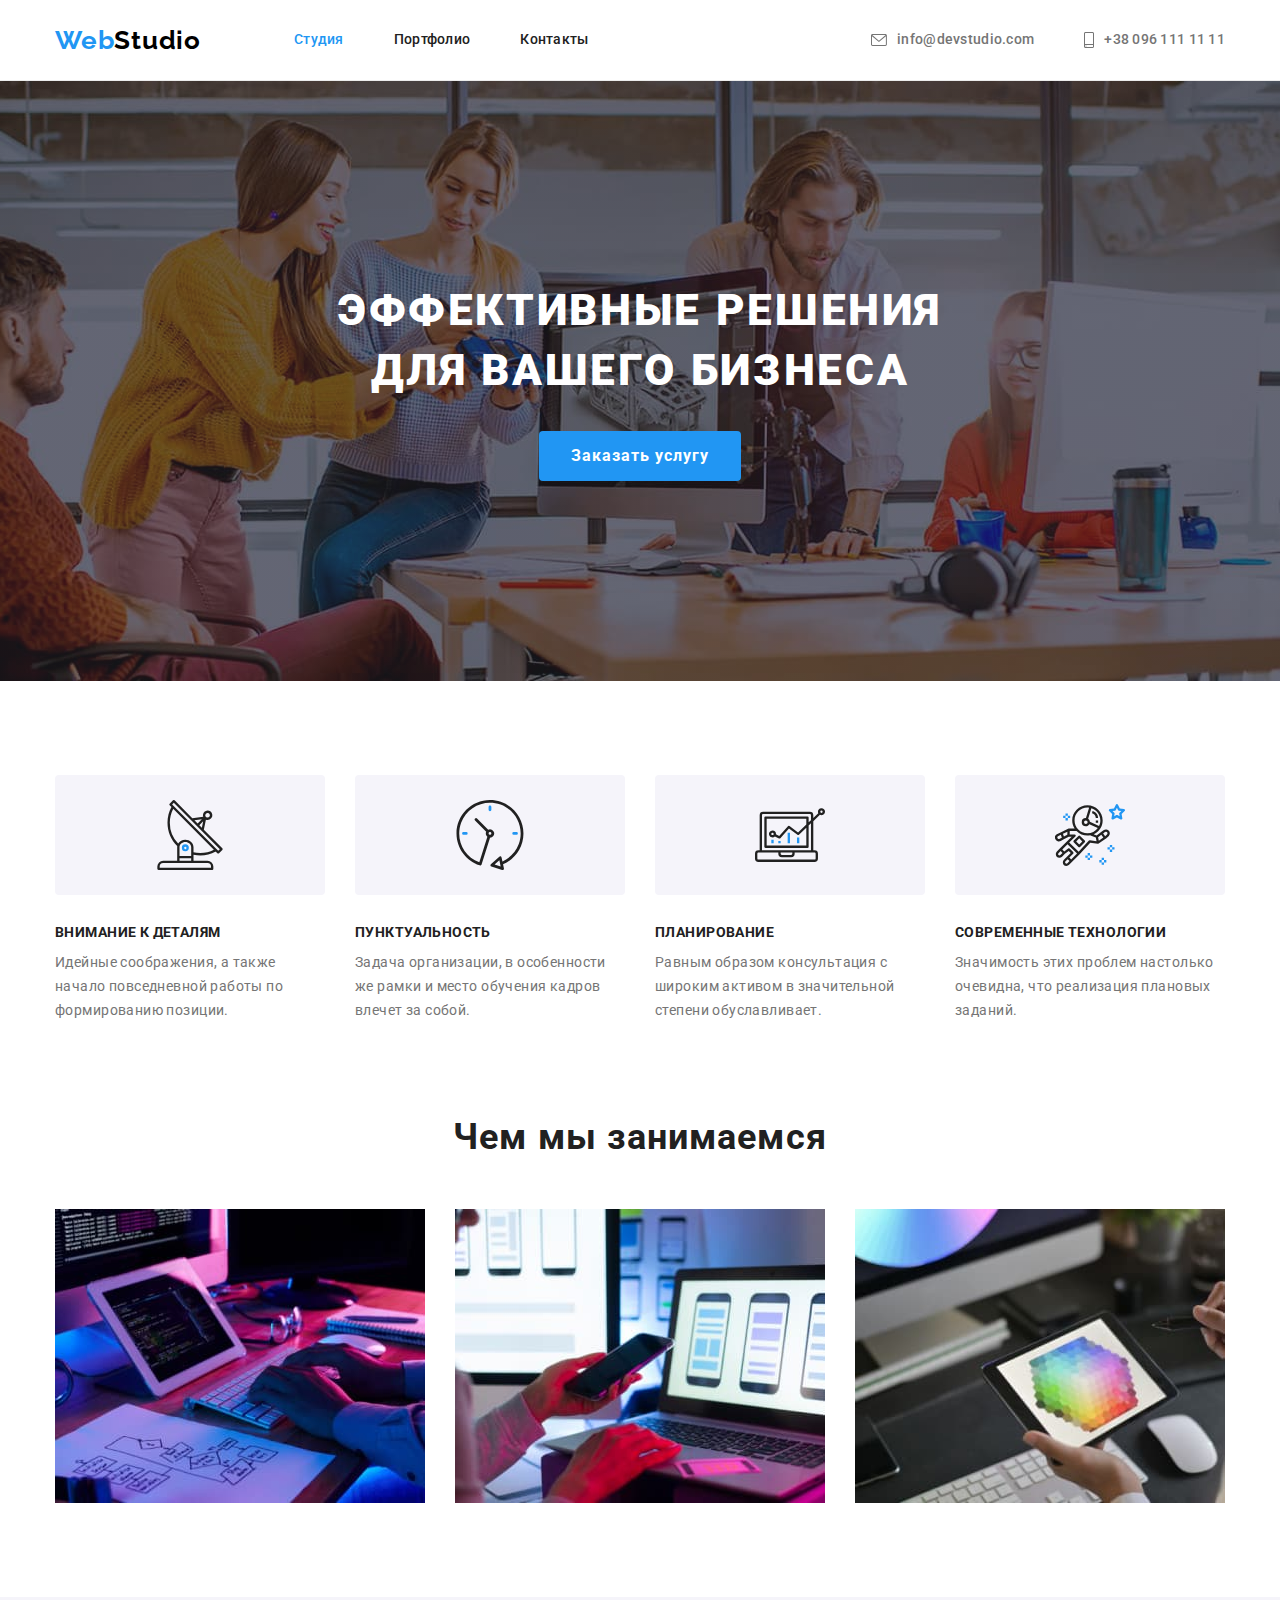
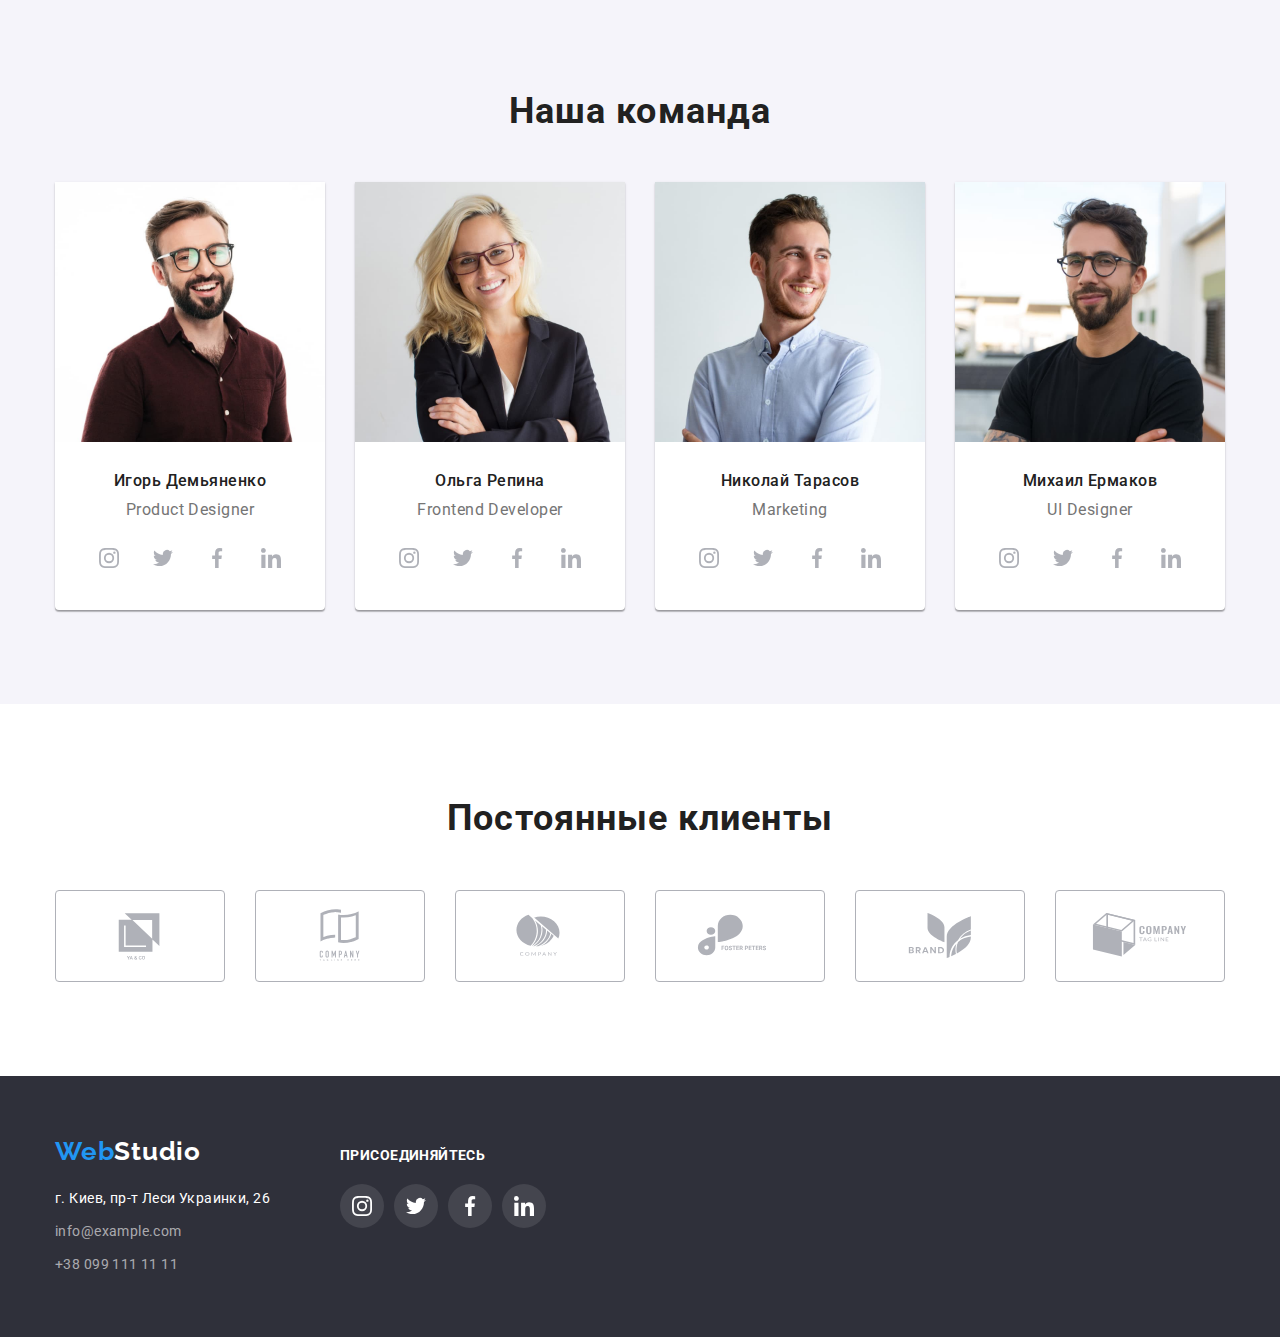
<file: index.html>
<!DOCTYPE html>
<html lang="ru">
  <head>
    <meta charset="UTF-8" />
    <meta http-equiv="X-UA-Compatible" content="IE=edge" />
    <meta name="viewport" content="width=device-width, initial-scale=1.0" />
    <title>WebStudio-Студия</title>
    <link rel="preconnect" href="https://fonts.googleapis.com" />
    <link rel="preconnect" href="https://fonts.gstatic.com" crossorigin />
    <link
      href="https://fonts.googleapis.com/css2?family=Raleway:wght@700&family=Roboto:wght@400;500;700;900&display=swap"
      rel="stylesheet"
    />
    <link
      rel="stylesheet"
      href="https://cdnjs.cloudflare.com/ajax/libs/modern-normalize/1.1.0/modern-normalize.min.css"
      integrity="sha512-wpPYUAdjBVSE4KJnH1VR1HeZfpl1ub8YT/NKx4PuQ5NmX2tKuGu6U/JRp5y+Y8XG2tV+wKQpNHVUX03MfMFn9Q=="
      crossorigin="anonymous"
      referrerpolicy="no-referrer"
    />
    <link rel="stylesheet" href="./css/styles.css" />
  </head>
  <body>
    <!-- Шапка -->
    <header class="header-bgc">
      <div class="container main-header">
        <a href="./index.html" class="logo-header link"><span class="pre-logo">Web</span>Studio</a>
        <nav class="main-nav">
          <ul class="site-nav list">
            <li class="item"><a href="./index.html" class="link current">Студия</a></li>
            <li class="item"><a href="./portfolio.html" class="link">Портфолио</a></li>
            <li class="item"><a href="" class="link">Контакты</a></li>
          </ul>
        </nav>
        <ul class="auth-nav list">
          <li class="item">
            <a href="mailto:info@devstudio.com" class="link"
              ><svg class="icon-mail" width="16" height="12">
                <use href="./images/icons.svg#icon-mail"></use></svg
              >info@devstudio.com</a
            >
          </li>
          <li class="item">
            <a href="tel:+380961111111" class="link"
              ><svg class="icon-mail" width="10" height="16">
                <use href="./images/icons.svg#icon-tel"></use></svg
              >+38 096 111 11 11</a
            >
          </li>
        </ul>
      </div>
    </header>

    <!-- Основной контент -->
    <main>
      <section class="section-hero">
        <div class="overlay">
          <h1 class="hero-title">Эффективные решения для вашего бизнеса</h1>
          <button type="button" class="button" aria-label="Заказать услугу">Заказать услугу</button>
        </div>
      </section>
      <!-- Особенности -->
      <section class="section-features section">
        <div class="container">
          <h2 class="section-title visually-hidden">Особенности</h2>
          <ul class="features-list list">
            <li class="item">
              <div class="item-icon">
                <svg class="icon" width="70" height="70">
                  <use href="./images/icons.svg#icon-antenna"></use>
                </svg>
              </div>
              <h3 class="title">Внимание к деталям</h3>
              <p class="text">
                Идейные соображения, а также начало повседневной работы по формированию позиции.
              </p>
            </li>
            <li class="item">
              <div class="item-icon">
                <svg class="icon" width="70" height="70">
                  <use href="./images/icons.svg#icon-clock"></use>
                </svg>
              </div>
              <h3 class="title">Пунктуальность</h3>
              <p class="text">
                Задача организации, в особенности же рамки и место обучения кадров влечет за собой.
              </p>
            </li>
            <li class="item">
              <div class="item-icon">
                <svg class="icon" width="70" height="70">
                  <use href="./images/icons.svg#icon-diagram"></use>
                </svg>
              </div>
              <h3 class="title">Планирование</h3>
              <p class="text">
                Равным образом консультация с широким активом в значительной степени обуславливает.
              </p>
            </li>
            <li class="item">
              <div class="item-icon">
                <svg class="icon" width="70" height="70">
                  <use href="./images/icons.svg#icon-astronaut"></use>
                </svg>
              </div>
              <h3 class="title">Современные технологии</h3>
              <p class="text">
                Значимость этих проблем настолько очевидна, что реализация плановых заданий.
              </p>
            </li>
          </ul>
        </div>
      </section>
      <!-- Чем мы занимаемся -->
      <section class="section-work section">
        <div class="container">
          <h2 class="section-title">Чем мы занимаемся</h2>
          <ul class="work-list list">
            <li class="item">
              <img
                src="./images/hands_tablet_big.jpg"
                alt="Человек занимающийся версткой сайта"
                width="370"
                height="294"
              />
            </li>
            <li class="item">
              <img
                src="./images/hands_phone.jpg"
                alt="Человек занимающийся разработкой мобильного приложения"
                width="370"
                height="294"
              />
            </li>
            <li class="item">
              <img
                src="./images/hands_tablet_small.jpg"
                alt="Человек занимающийся дизайнерской работой"
                width="370"
                height="294"
              />
            </li>
          </ul>
        </div>
      </section>
      <!-- Наша команда -->
      <section class="section-team section team-bgc">
        <div class="container">
          <h2 class="section-title">Наша команда</h2>
          <ul class="team-list list">
            <li class="card">
              <img
                src="./images/team_Igor.jpg"
                alt="Игорь Демьяненко - Product Designer"
                width="270"
                height="260"
              />
              <div class="card-item">
                <h3 class="title">Игорь Демьяненко</h3>
                <p lang="en" class="job-title">Product Designer</p>
                <ul class="social-list list">
                  <li class="social-item">
                    <a href="" class="social-link link"
                      ><svg class="social-icon" width="20" height="20">
                        <use href="./images/icons.svg#icon-instagram"></use></svg
                    ></a>
                  </li>
                  <li class="social-item">
                    <a href="" class="social-link link"
                      ><svg class="social-icon" width="20" height="20">
                        <use href="./images/icons.svg#icon-twitter"></use></svg
                    ></a>
                  </li>
                  <li class="social-item">
                    <a href="" class="social-link link"
                      ><svg class="social-icon" width="20" height="20">
                        <use href="./images/icons.svg#icon-facebook"></use></svg
                    ></a>
                  </li>
                  <li class="social-item">
                    <a href="" class="social-link link"
                      ><svg class="social-icon" width="20" height="20">
                        <use href="./images/icons.svg#icon-linkedin"></use></svg
                    ></a>
                  </li>
                </ul>
              </div>
            </li>
            <li class="card">
              <img
                src="./images/team_Olya.jpg"
                alt="Ольга Репина - Frontend Developer"
                width="270"
                height="260"
              />
              <div class="card-item">
                <h3 class="title">Ольга Репина</h3>
                <p lang="en" class="job-title">Frontend Developer</p>
                <ul class="social-list list">
                  <li class="social-item">
                    <a href="" class="social-link link"
                      ><svg class="social-icon" width="20" height="20">
                        <use href="./images/icons.svg#icon-instagram"></use></svg
                    ></a>
                  </li>
                  <li class="social-item">
                    <a href="" class="social-link link"
                      ><svg class="social-icon" width="20" height="20">
                        <use href="./images/icons.svg#icon-twitter"></use></svg
                    ></a>
                  </li>
                  <li class="social-item">
                    <a href="" class="social-link link"
                      ><svg class="social-icon" width="20" height="20">
                        <use href="./images/icons.svg#icon-facebook"></use></svg
                    ></a>
                  </li>
                  <li class="social-item">
                    <a href="" class="social-link link"
                      ><svg class="social-icon" width="20" height="20">
                        <use href="./images/icons.svg#icon-linkedin"></use></svg
                    ></a>
                  </li>
                </ul>
              </div>
            </li>
            <li class="card">
              <img
                src="./images/team_Nikolaj.jpg"
                alt="Николай Тарасов - Marketing"
                width="270"
                height="260"
              />
              <div class="card-item">
                <h3 class="title">Николай Тарасов</h3>
                <p lang="en" class="job-title">Marketing</p>
                <ul class="social-list list">
                  <li class="social-item">
                    <a href="" class="social-link link"
                      ><svg class="social-icon" width="20" height="20">
                        <use href="./images/icons.svg#icon-instagram"></use></svg
                    ></a>
                  </li>
                  <li class="social-item">
                    <a href="" class="social-link link"
                      ><svg class="social-icon" width="20" height="20">
                        <use href="./images/icons.svg#icon-twitter"></use></svg
                    ></a>
                  </li>
                  <li class="social-item">
                    <a href="" class="social-link link"
                      ><svg class="social-icon" width="20" height="20">
                        <use href="./images/icons.svg#icon-facebook"></use></svg
                    ></a>
                  </li>
                  <li class="social-item">
                    <a href="" class="social-link link"
                      ><svg class="social-icon" width="20" height="20">
                        <use href="./images/icons.svg#icon-linkedin"></use></svg
                    ></a>
                  </li>
                </ul>
              </div>
            </li>
            <li class="card">
              <img
                src="./images/team_Michael.jpg"
                alt="Михаил Ермаков - UI Designer"
                width="270"
                height="260"
              />
              <div class="card-item">
                <h3 class="title">Михаил Ермаков</h3>
                <p lang="en" class="job-title">UI Designer</p>
                <ul class="social-list list">
                  <li class="social-item">
                    <a href="" class="social-link link"
                      ><svg class="social-icon" width="20" height="20">
                        <use href="./images/icons.svg#icon-instagram"></use></svg
                    ></a>
                  </li>
                  <li class="social-item">
                    <a href="" class="social-link link"
                      ><svg class="social-icon" width="20" height="20">
                        <use href="./images/icons.svg#icon-twitter"></use></svg
                    ></a>
                  </li>
                  <li class="social-item">
                    <a href="" class="social-link link"
                      ><svg class="social-icon" width="20" height="20">
                        <use href="./images/icons.svg#icon-facebook"></use></svg
                    ></a>
                  </li>
                  <li class="social-item">
                    <a href="" class="social-link link"
                      ><svg class="social-icon" width="20" height="20">
                        <use href="./images/icons.svg#icon-linkedin"></use></svg
                    ></a>
                  </li>
                </ul>
              </div>
            </li>
          </ul>
        </div>
      </section>

      <!-- Постоянные клиенты -->
      <section class="section-clients">
        <div class="container">
          <h2 class="section-title">Постоянные клиенты</h2>
          <ul class="clients-list list">
            <li class="item">
              <a href="" class="client-link">
                <svg class="client-icon" width="106" height="60">
                  <use href="./images/icons.svg#icon-client1"></use>
                </svg>
              </a>
            </li>
            <li class="item">
              <a href="" class="client-link link">
                <svg class="client-icon" width="106" height="60">
                  <use href="./images/icons.svg#icon-client2"></use>
                </svg>
              </a>
            </li>
            <li class="item">
              <a href="" class="client-link link">
                <svg class="client-icon" width="106" height="60">
                  <use href="./images/icons.svg#icon-client3"></use>
                </svg>
              </a>
            </li>
            <li class="item">
              <a href="" class="client-link link">
                <svg class="client-icon" width="106" height="60">
                  <use href="./images/icons.svg#icon-client4"></use>
                </svg>
              </a>
            </li>
            <li class="item">
              <a href="" class="client-link link">
                <svg class="client-icon" width="106" height="60">
                  <use href="./images/icons.svg#icon-client5"></use>
                </svg>
              </a>
            </li>
            <li class="item">
              <a href="" class="client-link link">
                <svg class="client-icon" width="106" height="60">
                  <use href="./images/icons.svg#icon-client6"></use>
                </svg>
              </a>
            </li>
          </ul>
        </div>
      </section>
    </main>
    <!-- Подвал -->
    <footer class="footer-bgc">
      <div class="container">
        <div class="main-footer">
          <a href="./index.html" class="logo-footer link"
            ><span class="pre-logo">Web</span>Studio</a
          >
          <address>
            <ul class="address-list list">
              <li class="item">
                <a href="" class="work-address link">г. Киев, пр-т Леси Украинки, 26</a>
              </li>
              <li class="item">
                <a href="mailto:info@example.com" class="contacts link">info@example.com</a>
              </li>
              <li class="item">
                <a href="tel:+380991111111" class="contacts link">+38 099 111 11 11</a>
              </li>
            </ul>
          </address>
        </div>
        <div class="join">
          <p class="social-title">присоединяйтесь</p>
          <div class="social-links-join">
            <ul class="social-list list">
              <li class="social-item-join">
                <a href="" class="social-link-join link"
                  ><svg class="social-icon-join" width="20" height="20">
                    <use href="./images/icons.svg#icon-instagram"></use></svg
                ></a>
              </li>
              <li class="social-item-join">
                <a href="" class="social-link-join link"
                  ><svg class="social-icon-join" width="20" height="20">
                    <use href="./images/icons.svg#icon-twitter"></use></svg
                ></a>
              </li>
              <li class="social-item-join">
                <a href="" class="social-link-join link"
                  ><svg class="social-icon-join" width="20" height="20">
                    <use href="./images/icons.svg#icon-facebook"></use></svg
                ></a>
              </li>
              <li class="social-item-join">
                <a href="" class="social-link-join link"
                  ><svg class="social-icon-join" width="20" height="20">
                    <use href="./images/icons.svg#icon-linkedin"></use></svg
                ></a>
              </li>
            </ul>
          </div>
        </div>
      </div>
    </footer>
  </body>
</html>
</file>
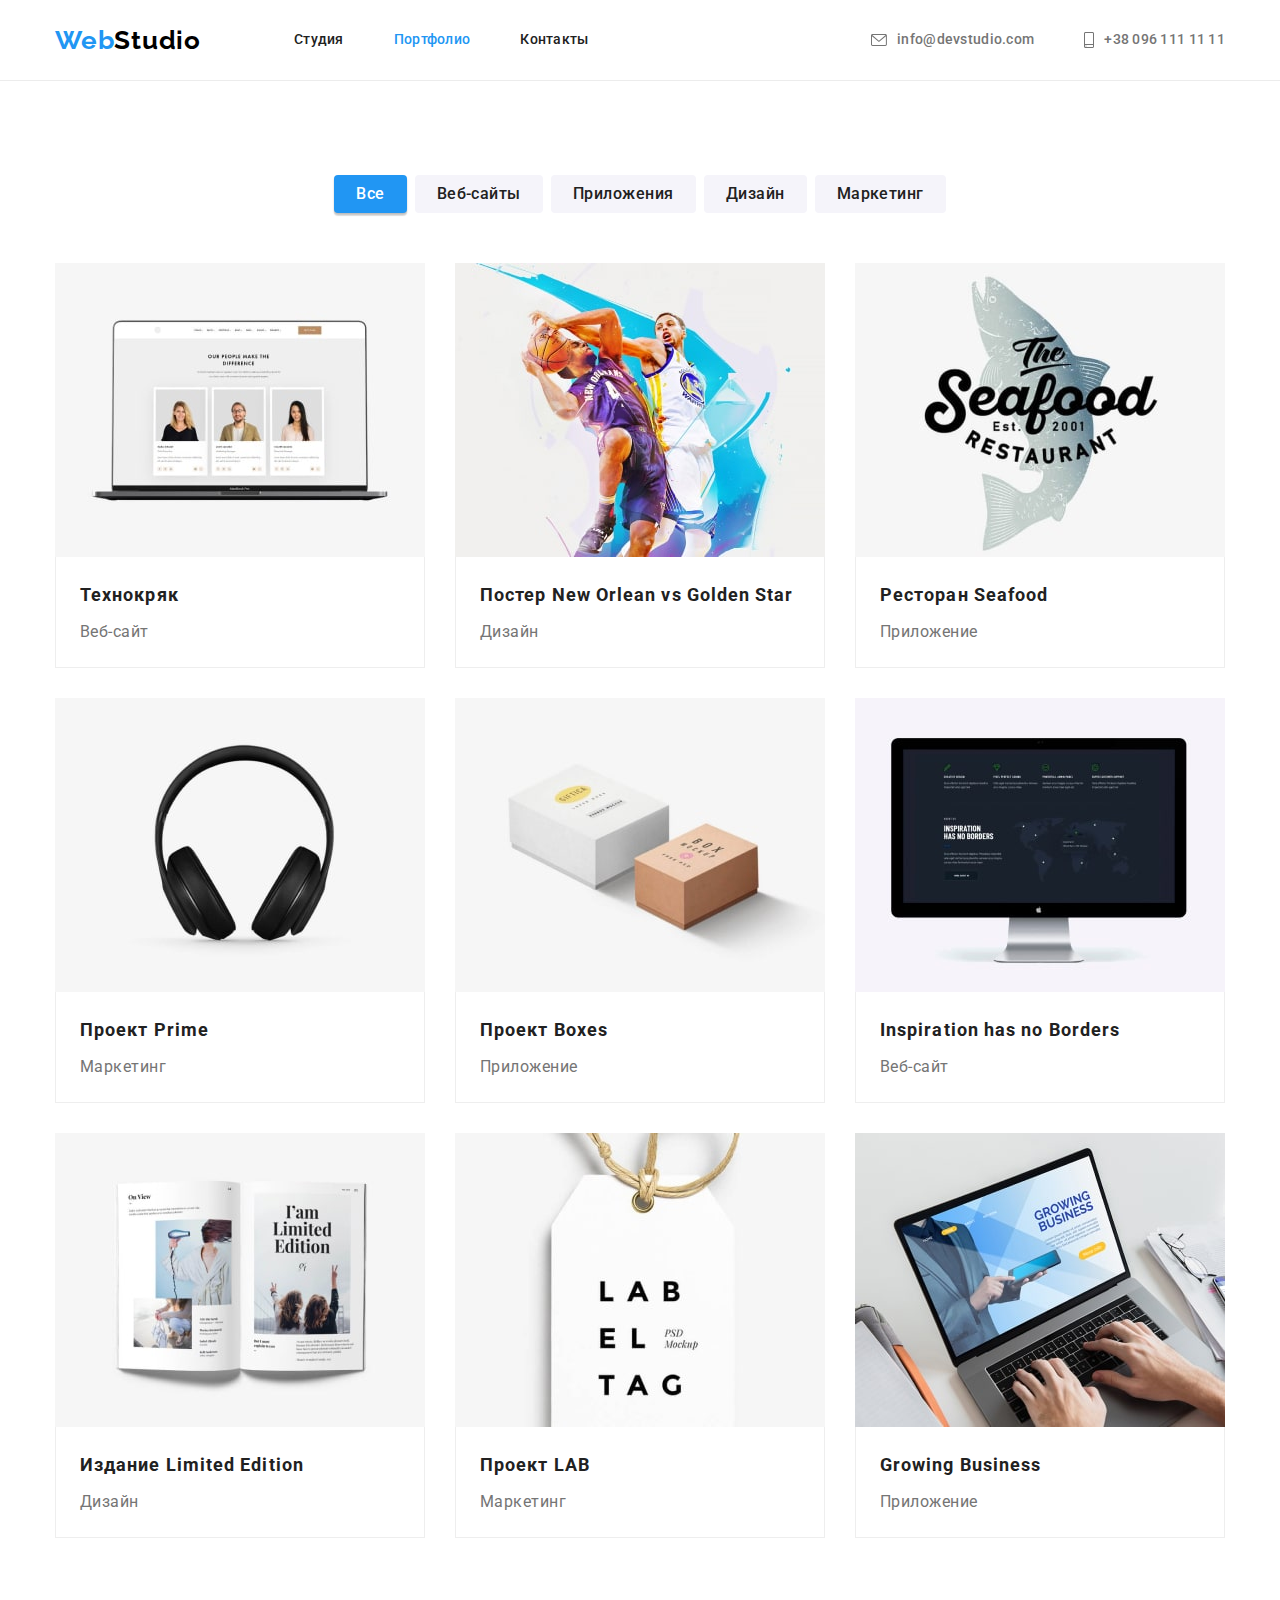
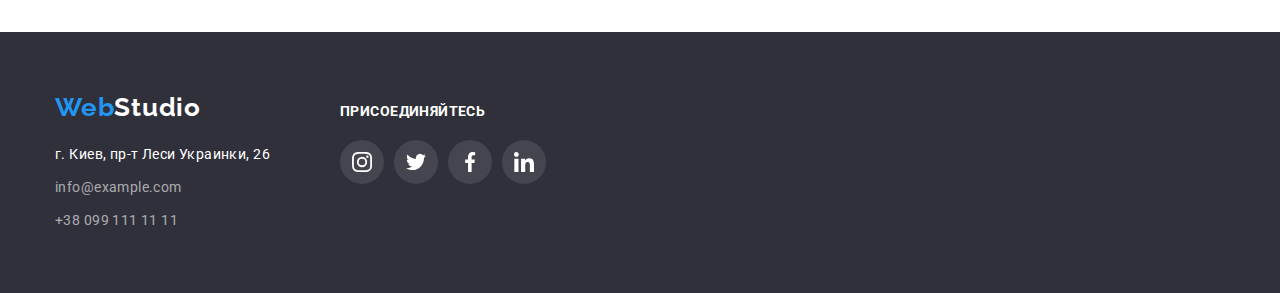
<file: portfolio.html>
<!DOCTYPE html>
<html lang="ru">
  <head>
    <meta charset="UTF-8" />
    <meta http-equiv="X-UA-Compatible" content="IE=edge" />
    <meta name="viewport" content="width=device-width, initial-scale=1.0" />
    <title>WebStudio-Портфолио</title>
    <link rel="preconnect" href="https://fonts.googleapis.com" />
    <link rel="preconnect" href="https://fonts.gstatic.com" crossorigin />
    <link
      href="https://fonts.googleapis.com/css2?family=Raleway:wght@700&family=Roboto:wght@400;500;700;900&display=swap"
      rel="stylesheet"
    />
    <link
      rel="stylesheet"
      href="https://cdnjs.cloudflare.com/ajax/libs/modern-normalize/1.1.0/modern-normalize.min.css"
      integrity="sha512-wpPYUAdjBVSE4KJnH1VR1HeZfpl1ub8YT/NKx4PuQ5NmX2tKuGu6U/JRp5y+Y8XG2tV+wKQpNHVUX03MfMFn9Q=="
      crossorigin="anonymous"
      referrerpolicy="no-referrer"
    />
    <link rel="stylesheet" href="./css/styles.css" />
  </head>
  <body>
    <!-- Шапка -->
    <header class="header-bgc">
      <div class="container main-header">
        <a href="./index.html" class="logo-header link"><span class="pre-logo">Web</span>Studio</a>
        <nav class="main-nav">
          <ul class="site-nav list">
            <li class="item"><a href="./index.html" class="link">Студия</a></li>
            <li class="item"><a href="./portfolio.html" class="link current">Портфолио</a></li>
            <li class="item"><a href="" class="link">Контакты</a></li>
          </ul>
        </nav>
        <ul class="auth-nav list">
          <li class="item">
            <a href="mailto:info@devstudio.com" class="link"
              ><svg class="icon-mail" width="16" height="12">
                <use href="./images/icons.svg#icon-mail"></use></svg
              >info@devstudio.com</a
            >
          </li>
          <li class="item">
            <a href="tel:+380961111111" class="link"
              ><svg class="icon-mail" width="10" height="16">
                <use href="./images/icons.svg#icon-tel"></use></svg
              >+38 096 111 11 11</a
            >
          </li>
        </ul>
      </div>
    </header>
    <!-- Наши работы -->
    <main>
      <section class="projects">
        <div class="container">
          <h1 class="projects-title visually-hidden">Наши работы</h1>
          <ul class="projects-filter list">
            <li class="item">
              <button type="button" class="button-filter current-button">Все</button>
            </li>
            <li class="item"><button type="button" class="button-filter">Веб-сайты</button></li>
            <li class="item"><button type="button" class="button-filter">Приложения</button></li>
            <li class="item"><button type="button" class="button-filter">Дизайн</button></li>
            <li class="item"><button type="button" class="button-filter">Маркетинг</button></li>
          </ul>
          <ul class="projects-list list">
            <li class="card">
              <div class="card-box">
                <a href="" class="link">
                  <img
                    src="./images/project1.jpg"
                    alt="Разработка веб-сайтов"
                    width="370"
                    height="294"
                  />
                  <div class="projects-item">
                    <h2 class="title">Технокряк</h2>
                    <p class="item">Веб-сайт</p>
                  </div>
                </a>
              </div>
            </li>
            <li class="card">
              <div class="card-box">
                <a href="" class="link">
                  <img
                    src="./images/project2.jpg"
                    alt="Разработка постеров"
                    width="370"
                    height="294"
                  />
                  <div class="projects-item">
                    <h2 class="title">Постер <span lang="en">New Orlean vs Golden Star</span></h2>
                    <p class="item">Дизайн</p>
                  </div>
                </a>
              </div>
            </li>
            <li class="card">
              <div class="card-box">
                <a href="" class="link">
                  <img
                    src="./images/project3.jpg"
                    alt="Разработка приложения"
                    width="370"
                    height="294"
                  />
                  <div class="projects-item">
                    <h2 class="title">Ресторан <span lang="en">Seafood</span></h2>
                    <p class="item">Приложение</p>
                  </div>
                </a>
              </div>
            </li>
            <li class="card">
              <div class="card-box">
                <a href="" class="link">
                  <img
                    src="./images/project4.jpg"
                    alt="Маркетинговое иследование"
                    width="370"
                    height="294"
                  />
                  <div class="projects-item">
                    <h2 class="title">Проект <span lang="en">Prime</span></h2>
                    <p class="item">Маркетинг</p>
                  </div>
                </a>
              </div>
            </li>
            <li class="card">
              <div class="card-box">
                <a href="" class="link">
                  <img
                    src="./images/project5.jpg"
                    alt="Разработка приложения"
                    width="370"
                    height="294"
                  />
                  <div class="projects-item">
                    <h2 class="title">Проект <span lang="en">Boxes</span></h2>
                    <p class="item">Приложение</p>
                  </div>
                </a>
              </div>
            </li>
            <li class="card">
              <div class="card-box">
                <a href="" class="link">
                  <img
                    src="./images/project6.jpg"
                    alt="Разработка веб-сайтов"
                    width="370"
                    height="294"
                  />
                  <div class="projects-item">
                    <h2 class="title" lang="en">Inspiration has no Borders</h2>
                    <p class="item">Веб-сайт</p>
                  </div>
                </a>
              </div>
            </li>
            <li class="card">
              <div class="card-box">
                <a href="" class="link">
                  <img
                    src="./images/project7.jpg"
                    alt="Оформление журналов"
                    width="370"
                    height="294"
                  />
                  <div class="projects-item">
                    <h2 class="title">Издание <span lang="en">Limited Edition</span></h2>
                    <p class="item">Дизайн</p>
                  </div>
                </a>
              </div>
            </li>
            <li class="card">
              <div class="card-box">
                <a href="" class="link">
                  <img
                    src="./images/project8.jpg"
                    alt="Маркетинговое иследование"
                    width="370"
                    height="294"
                  />
                  <div class="projects-item">
                    <h2 class="title">Проект <span lang="en">LAB</span></h2>
                    <p class="item">Маркетинг</p>
                  </div>
                </a>
              </div>
            </li>
            <li class="card">
              <div class="card-box">
                <a href="" class="link">
                  <img
                    src="./images/project9.jpg"
                    alt="Разработка приложения"
                    width="370"
                    height="294"
                  />
                  <div class="projects-item">
                    <h2 class="title" lang="en">Growing Business</h2>
                    <p class="item">Приложение</p>
                  </div>
                </a>
              </div>
            </li>
          </ul>
        </div>
      </section>
    </main>
    <!-- Подвал -->
    <footer class="footer-bgc">
      <div class="container">
        <div class="main-footer">
          <div class="logo-footer-full">
            <a href="./index.html" class="logo-footer link"
              ><span class="pre-logo">Web</span>Studio</a
            >
          </div>
          <address>
            <ul class="address-list list">
              <li class="item">
                <a href="" class="work-address link">г. Киев, пр-т Леси Украинки, 26</a>
              </li>
              <li class="item">
                <a href="mailto:info@example.com" class="contacts link">info@example.com</a>
              </li>
              <li class="item">
                <a href="tel:+380991111111" class="contacts link">+38 099 111 11 11</a>
              </li>
            </ul>
          </address>
        </div>
        <div class="join">
          <p class="social-title">присоединяйтесь</p>
          <div class="social-links-join">
            <ul class="social-list list">
              <li class="social-item-join">
                <a href="" class="social-link-join link"
                  ><svg class="social-icon-join" width="20" height="20">
                    <use href="./images/icons.svg#icon-instagram"></use></svg
                ></a>
              </li>
              <li class="social-item-join">
                <a href="" class="social-link-join link"
                  ><svg class="social-icon-join" width="20" height="20">
                    <use href="./images/icons.svg#icon-twitter"></use></svg
                ></a>
              </li>
              <li class="social-item-join">
                <a href="" class="social-link-join link"
                  ><svg class="social-icon-join" width="20" height="20">
                    <use href="./images/icons.svg#icon-facebook"></use></svg
                ></a>
              </li>
              <li class="social-item-join">
                <a href="" class="social-link-join link"
                  ><svg class="social-icon-join" width="20" height="20">
                    <use href="./images/icons.svg#icon-linkedin"></use></svg
                ></a>
              </li>
            </ul>
          </div>
        </div>
      </div>
    </footer>
  </body>
</html>
</file>
<file: css/styles.css>
:root {
  --primary-font-family: 'Roboto', sans-serif;
  --logo-header-text-color: black;
  --logo-footer-text-color: white;
  --primary-text-color: rgba(117, 117, 117, 1);
  --title-text-color: rgba(33, 33, 33, 1);
  --accent-color: rgba(33, 150, 243, 1);
  --primary-bg-color: #ffffff;
  --header-bg-color: #ffffff;
  --footer-bg-color: rgba(47, 48, 58, 1);
  --button-text-color: rgba(255, 255, 255, 1);
  --button-bg-color: rgba(33, 150, 243, 1);
  --button-bg-hover-color: rgba(24, 140, 232, 1);
  --button-filter-text-color: rgba(33, 33, 33, 1);
  --button-filter-bgc-color: rgba(245, 244, 250, 1);
  --section-bg-color: rgba(245, 244, 250, 1);
  --contacts-text-color: rgba(255, 255, 255, 0.6);
  --card-border-color: rgba(238, 238, 238, 1);
}

html {
  box-sizing: border-box;
}

*,
*::before,
*::after {
  box-sizing: inherit;
}

body {
  background-color: var(--primary-bg-color);
  color: var(--primary-text-color);

  font-family: var(--primary-font-family);

  margin: 0;
}

img {
  display: block;
  max-width: 100%;
  height: auto;
}

h1,
h2,
h3,
h4,
h5,
h6 {
  margin-top: 0;
  margin-bottom: 0;
}

/* Для всех параграфов */
p {
  margin-top: 0;
  margin-bottom: 0;
}

/* Для скрытия */
.visually-hidden {
  position: absolute;
  width: 1px;
  height: 1px;
  margin: -1px;
  border: 0;
  padding: 0;
  white-space: nowrap;
  clip-path: inset(100%);
  clip: rect(0 0 0 0);
  overflow: hidden;
}

/* Для всех ссылок */
.link {
  text-decoration: none;
}

/* Для всех списков */
.list {
  list-style: none;
  padding: 0;
  margin-top: 0;
  margin-bottom: 0;
}

/* Глобальный контейнер */
.container {
  /* outline: 1px solid tomato; */
  width: 1200px;
  padding-left: 15px;
  padding-right: 15px;
  margin-left: auto;
  margin-right: auto;
}

/* -----------------Главная-----------------*/

/* Кнопка */
.button {
  padding: 10px 32px;
  min-width: 200px;
  margin-left: auto;
  margin-right: auto;
  border-radius: 4px;

  color: var(--button-text-color);
  background-color: var(--button-bg-color);

  font-family: inherit;
  font-weight: 700;
  font-size: 16px;
  line-height: 1.87;
  display: flex;
  align-items: center;
  text-align: center;
  letter-spacing: 0.06em;
  border-style: none;
  cursor: pointer;
}

.button:hover,
.button:focus {
  color: var(--button-text-color);
  background-color: var(--button-bg-hover-color);
}

/* Header  */
.header-bgc {
  background-color: var(--header-bg-color);
  border-bottom: 1px solid rgba(236, 236, 236, 1);
}

.main-header {
  display: flex;
  align-items: center;
}

/* Логотип */
.logo-header,
.logo-footer {
  color: var(--logo-header-text-color);

  font-family: 'Raleway', sans-serif;
  font-weight: 700;
  font-size: 26px;
  line-height: 1.19;
  letter-spacing: 0.03em;
}

.logo-header {
  padding-top: 24px;
  padding-bottom: 24px;
}

.logo-footer {
  color: var(--logo-footer-text-color);
}

.pre-logo {
  color: var(--accent-color);
}

/* Site nav */
.site-nav {
  display: flex;
}

.site-nav .item:not(:last-child) {
  margin-right: 50px;
}

.site-nav .link {
  display: block;
  padding-top: 32px;
  padding-bottom: 32px;

  color: var(--title-text-color);

  font-weight: 500;
  font-size: 14px;
  line-height: 1.14;
  letter-spacing: 0.02em;
}

.site-nav .link:hover,
.site-nav .link:focus {
  color: var(--accent-color);
}

.site-nav .link.current {
  color: var(--accent-color);
}

.main-nav {
  margin-left: 93px;
}

/* Auth nav */
.auth-nav {
  display: flex;
  margin-left: auto;
}

.auth-nav .item + .item {
  margin-left: 50px;
}

.auth-nav .link {
  display: inline-flex;
  padding-top: 32px;
  padding-bottom: 32px;
  color: var(--primary-text-color);
  fill: var(--primary-text-color);
  align-items: center;

  font-weight: 500;
  font-size: 14px;
  line-height: 1.14;
  letter-spacing: 0.02em;
}

.auth-nav .link:hover,
.auth-nav .link:focus {
  color: var(--accent-color);
  fill: var(--accent-color);
}

.icon-mail {
  margin-right: 10px;
}

/* Hero */

.overlay {
  padding-top: 200px;
  padding-bottom: 200px;
  height: 600px;
  max-width: 1600px;
  margin-left: auto;
  margin-right: auto;

  background-color: rgba(47, 48, 58, 1);
  background-image: linear-gradient(to right, rgba(47, 48, 58, 0.4), rgba(47, 48, 58, 0.4)),
    url(../images/hero.jpg);
  background-repeat: no-repeat;
  background-position: center;
  background-size: cover;
}

.hero-title {
  color: var(--primary-bg-color);

  font-weight: 900;
  font-size: 44px;
  line-height: 1.36;
  text-align: center;
  letter-spacing: 0.06em;
  text-transform: uppercase;

  margin-left: auto;
  margin-right: auto;
  margin-bottom: 30px;

  max-width: 696px;
}

/* Section */
.section-title {
  color: var(--title-text-color);

  font-weight: 700;
  font-size: 36px;
  line-height: 1.16;
  text-align: center;
  letter-spacing: 0.03em;

  margin-bottom: 50px;
}

/* Features */
.features-list {
  display: flex;
}

.features-list .item:not(:last-child) {
  margin-right: 30px;
}

.features-list .item {
  width: 270px;
}

.features-list .title {
  color: var(--title-text-color);

  font-weight: 700;
  font-size: 14px;
  line-height: 1.14;
  text-transform: uppercase;
  letter-spacing: 0.03em;

  margin-bottom: 10px;
}

.features-list .text {
  font-size: 14px;
  line-height: 1.71;
  letter-spacing: 0.03em;
}

.item-icon {
  display: flex;
  height: 120px;
  align-items: center;
  justify-content: center;
  background-color: rgba(245, 244, 250, 1);
  border-radius: 4px;

  margin-bottom: 30px;
}

.section-features {
  padding-top: 94px;
  padding-bottom: 47px;
}

/* Work */

.section-work {
  padding-top: 47px;
  padding-bottom: 94px;
}

.work-list {
  display: flex;
}

.work-list .item:not(:last-child) {
  margin-right: 30px;
}

/* Team  */

.section-team {
  padding-top: 94px;
  padding-bottom: 94px;
}

.team-list {
  display: flex;
}

.team-list .card {
  background-color: var(--primary-bg-color);
  box-shadow: 0px 1px 3px rgba(0, 0, 0, 0.12), 0px 1px 1px rgba(0, 0, 0, 0.14),
    0px 2px 1px rgba(0, 0, 0, 0.2);
  border-radius: 0px 0px 4px 4px;
}

.team-list .card:not(:last-child) {
  margin-right: 30px;
}

.team-bgc {
  background-color: var(--section-bg-color);
}

.card-item {
  padding: 30px 32px;
  text-align: center;
}

.card-item .title {
  margin-bottom: 10px;

  color: var(--title-text-color);
  font-weight: 500;
  font-size: 16px;
  line-height: 1.18;
  letter-spacing: 0.03em;
}

.card-item .job-title {
  margin-bottom: 16px;
  font-size: 16px;
  line-height: 1.18;
  letter-spacing: 0.03em;
}

.social-list {
  display: flex;
}

.social-item,
.social-item-join {
  width: 44px;
  height: 44px;
}

.social-item:not(:last-child),
.social-item-join:not(:last-child) {
  margin-right: 10px;
}
.social-link {
  display: flex;
  align-items: center;
  justify-content: center;
  width: 100%;
  height: 100%;
  border-radius: 50%;
  color: rgba(175, 177, 184, 1);
}

.social-link:hover,
.social-link:focus {
  background-color: var(--accent-color);
  color: var(--primary-bg-color);
}

.social-icon {
  fill: currentColor;
}

/* Clients */
.section-clients {
  padding-top: 94px;
  padding-bottom: 94px;
  background-color: var(--primary-bg-color);
}

.clients-list {
  display: flex;
}

.client-link {
  display: flex;
  width: 170px;
  height: 92px;
  outline: transparent;
  align-items: center;
  justify-content: center;
  color: rgba(175, 177, 184, 1);
  border: 1px solid rgba(175, 177, 184, 1);
  border-radius: 4px;
}

.clients-list .item:not(:last-child) {
  margin-right: 30px;
}

.client-icon {
  fill: currentColor;
}

.client-link:hover,
.client-link:focus {
  border: 1px solid var(--accent-color);
  color: var(--accent-color);
}

/* Footer  */

.footer-bgc {
  background-color: var(--footer-bg-color);
  padding-top: 60px;
  padding-bottom: 60px;
}

.footer-bgc .container {
  display: flex;
  align-items: baseline;
}

.logo-footer {
  display: block;
  margin-bottom: 20px;
}

.address-list .item:not(:last-child) {
  margin-bottom: 9px;
}

.address-list .link:hover,
.address-list .link:focus {
  color: var(--accent-color);
}

.work-address {
  color: var(--button-text-color);
  font-style: normal;
  font-size: 14px;
  line-height: 1.71;
  letter-spacing: 0.03em;
}

.contacts {
  color: var(--contacts-text-color);
  font-style: normal;
  font-size: 14px;
  line-height: 1.71;
  letter-spacing: 0.03em;
}

.join {
  margin-left: 70px;
}

.social-link-join {
  display: flex;
  align-items: center;
  justify-content: center;
  width: 100%;
  height: 100%;
  border-radius: 50%;

  color: var(--logo-footer-text-color);
  background-color: rgba(255, 255, 255, 0.1);
}

.social-icon-join {
  fill: currentColor;
}

.social-link-join:hover,
.social-link-join:focus {
  background-color: var(--accent-color);
  color: var(--primary-bg-color);
}

.social-title {
  font-weight: 700;
  font-size: 14px;
  line-height: 1.14;
  letter-spacing: 0.03em;
  text-transform: uppercase;
  color: #ffffff;
  margin: 0;
  margin-bottom: 20px;
}

/* -----------------Портолио-----------------*/

/* Фильтр */

.projects {
  padding-top: 94px;
  padding-bottom: 94px;
}

.projects-filter {
  display: flex;
  justify-content: center;
  margin-bottom: 50px;
}

.projects-filter .button-filter {
  padding: 6px 22px;
  border-radius: 4px;
}

.projects-filter .item:not(:last-child) {
  margin-right: 8px;
}

.button-filter {
  color: var(--button-filter-text-color);
  background-color: var(--button-filter-bgc-color);

  font-family: inherit;
  font-weight: 500;
  font-size: 16px;
  line-height: 1.62;
  text-align: center;
  letter-spacing: 0.03em;
  border-style: none;
  cursor: pointer;
}

.button-filter {
  padding: 0;
}

.button-filter:hover,
.button-filter:focus {
  color: var(--button-text-color);
  background-color: var(--button-bg-color);
  box-shadow: 0px 3px 1px rgba(0, 0, 0, 0.1), 0px 1px 2px rgba(0, 0, 0, 0.08),
    0px 2px 2px rgba(0, 0, 0, 0.12);
}

.current-button {
  color: var(--button-text-color);
  background-color: var(--accent-color);
  box-shadow: 0px 3px 1px rgba(0, 0, 0, 0.1), 0px 1px 2px rgba(0, 0, 0, 0.08),
    0px 2px 2px rgba(0, 0, 0, 0.12);
}

/* Список проектов */

.projects-list {
  display: flex;
  flex-wrap: wrap;
}

.projects-list .card {
  margin-right: 30px;
  margin-bottom: 30px;
}

.projects-list .card:nth-child(3n) {
  margin-right: 0px;
}

.projects-list .card:nth-last-child(-n + 3) {
  margin-bottom: 0px;
}

.projects-list .title {
  color: var(--title-text-color);

  font-weight: 700;
  font-size: 18px;
  line-height: 2;
  letter-spacing: 0.06em;
}

.projects-list .item {
  margin: 0;

  color: var(--primary-text-color);

  font-size: 16px;
  line-height: 1.88;
  letter-spacing: 0.03em;
}

.projects-item {
  padding: 20px 24px;
  border-bottom: 1px solid rgba(238, 238, 238, 1);
  border-left: 1px solid rgba(238, 238, 238, 1);
  border-right: 1px solid rgba(238, 238, 238, 1);
}

.projects-item .title {
  margin-bottom: 4px;
}

.card-box .link {
  display: block;
}

.card-box .link:hover,
.card-box .link:focus {
  box-shadow: 0px 1px 1px rgba(0, 0, 0, 0.12), 0px 4px 4px rgba(0, 0, 0, 0.06),
    1px 4px 6px rgba(0, 0, 0, 0.16);
}
</file>
